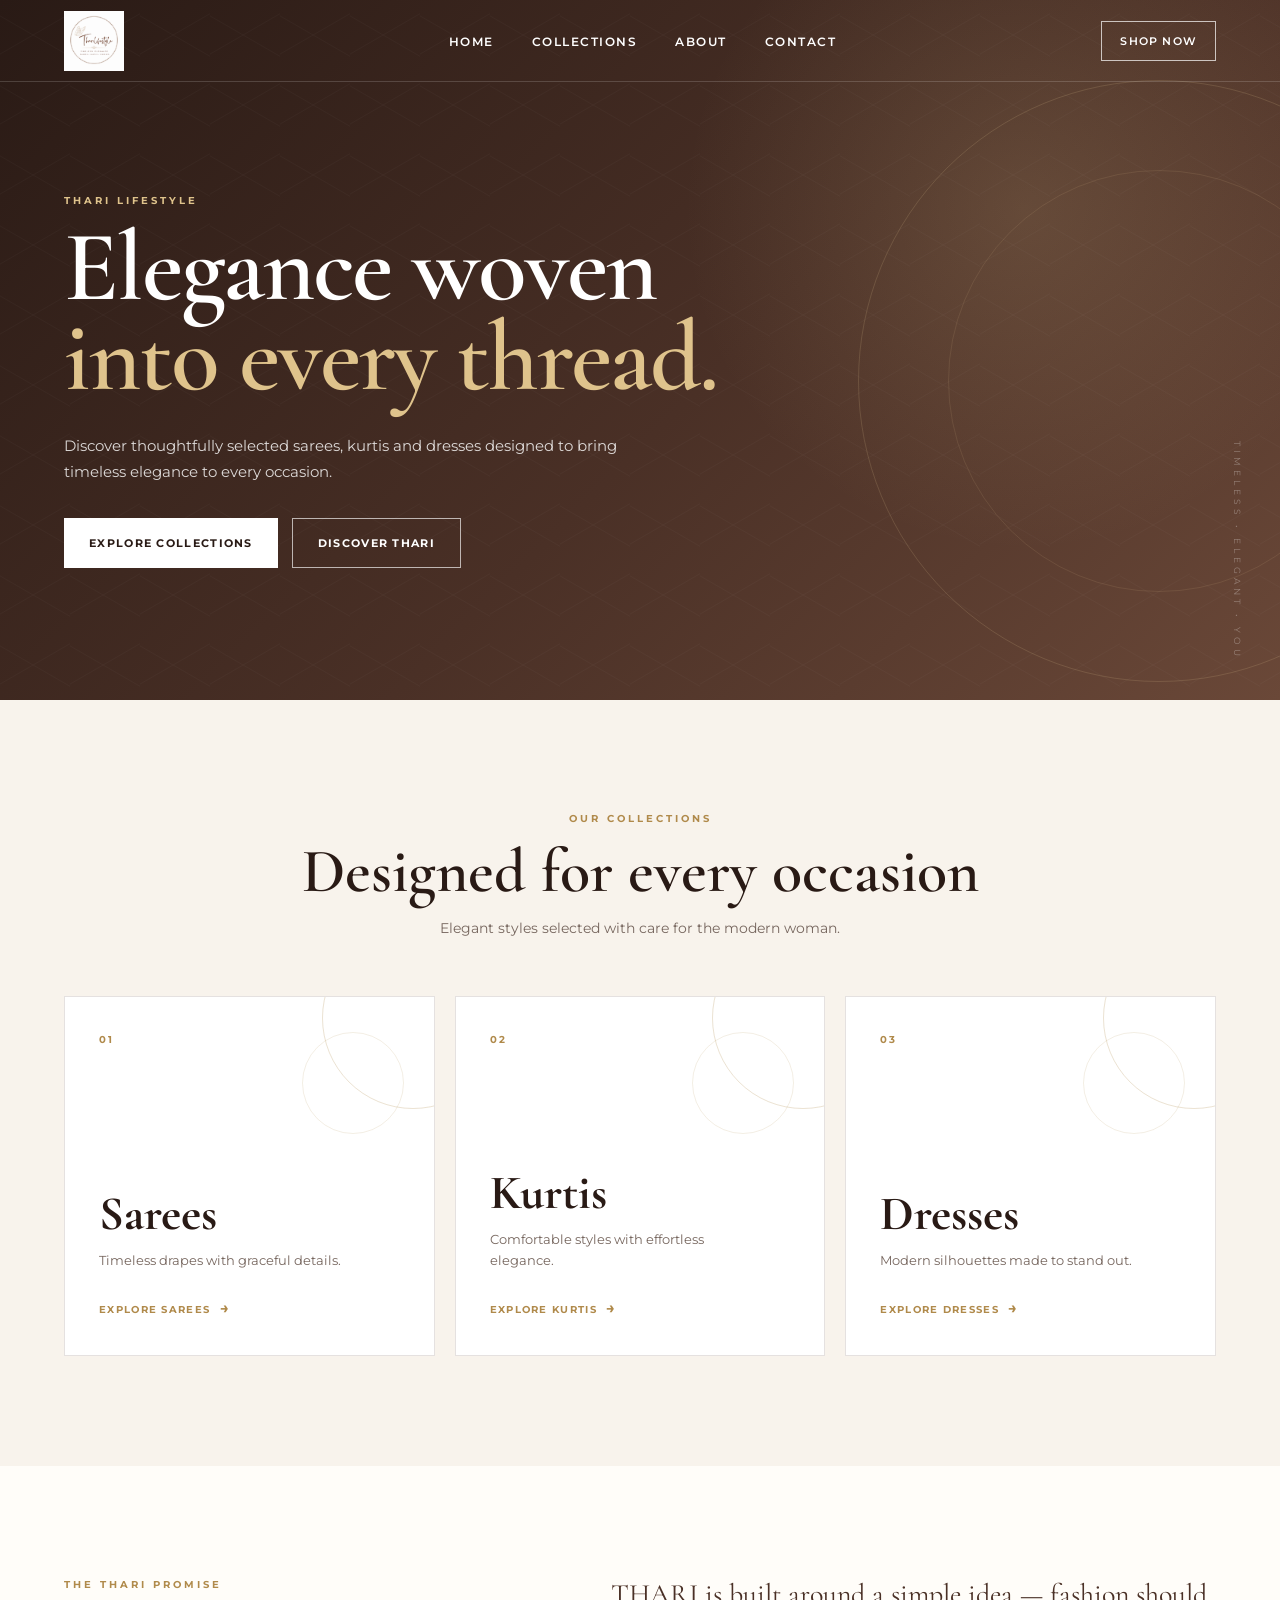
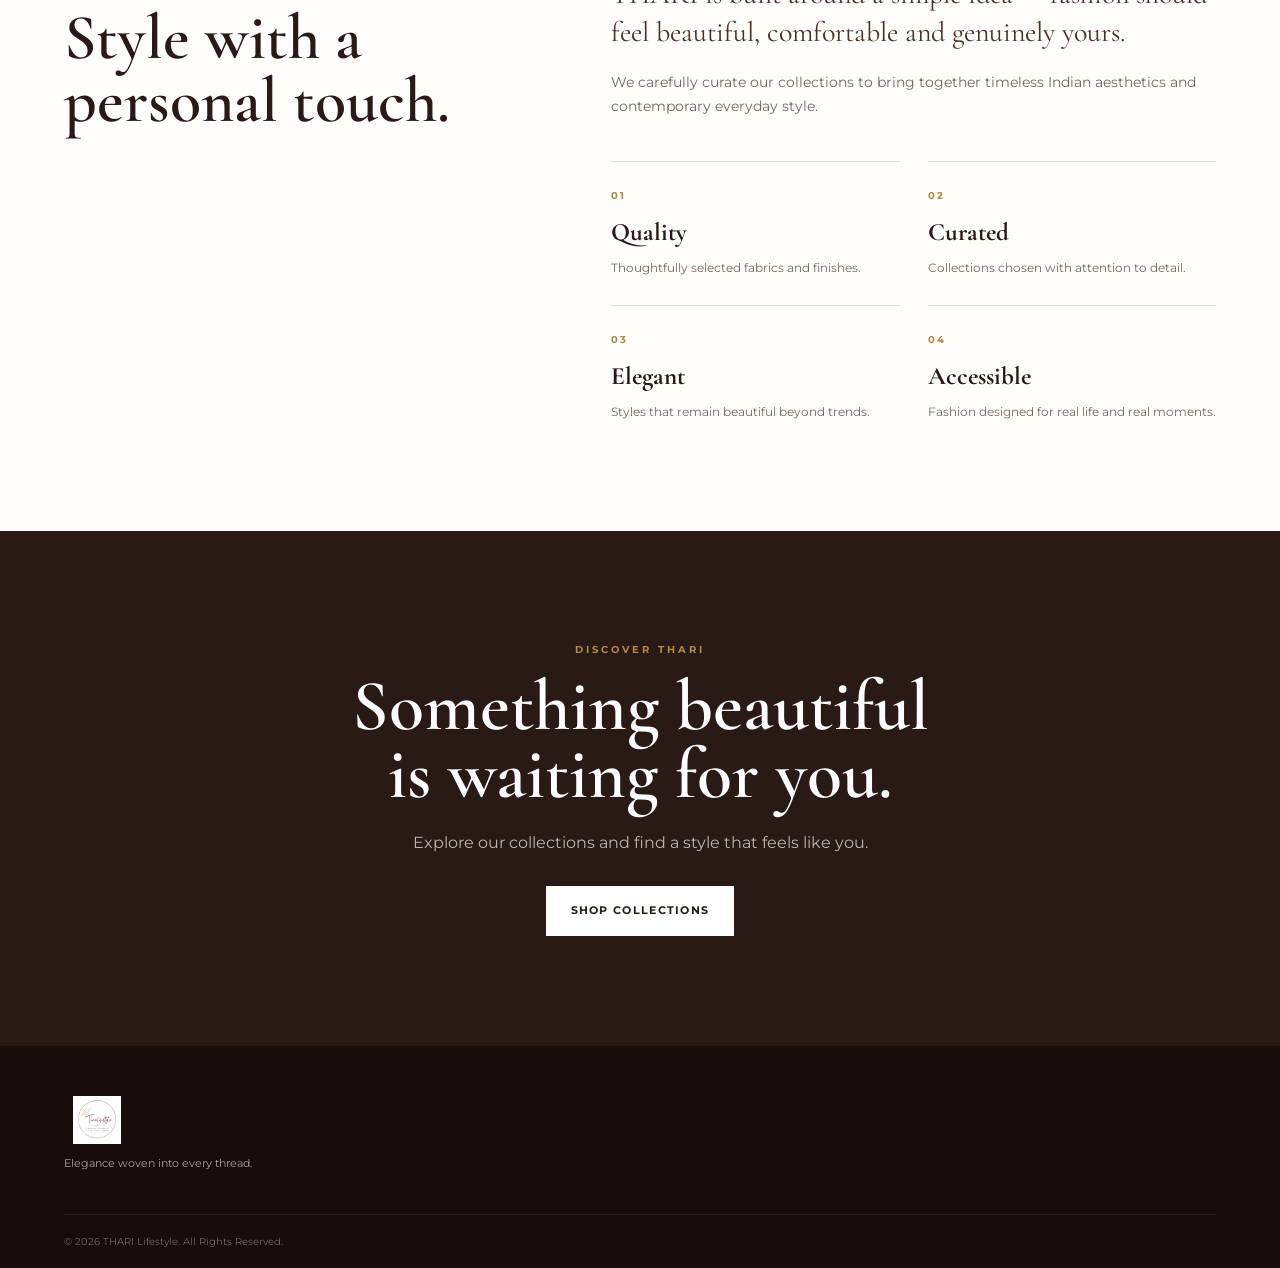
<file: index.html>
<!DOCTYPE html>
<html lang="en">
<head>
    <meta charset="UTF-8">
    <meta name="viewport" content="width=device-width, initial-scale=1.0">
    <meta name="description" content="THARI Lifestyle - Elegant fashion for every occasion.">
    <title>THARI Lifestyle | Elegance Woven Into Every Thread</title>
    <link rel="stylesheet" href="style.css">
</head>

<body>

    <header class="site-header">
        <nav class="navbar container">
            <a class="brand" href="index.html" aria-label="THARI Lifestyle Home">
                <img src="images/ThariLifestyle.png" alt="THARI Lifestyle Logo">
            </a>

            <ul class="nav-links">
                <li><a href="index.html">Home</a></li>
                <li><a href="#collections">Collections</a></li>
                <li><a href="#about">About</a></li>
                <li><a href="#contact">Contact</a></li>
            </ul>

            <a class="nav-button" href="#collections">Shop Now</a>
        </nav>
    </header>

    <main>

        <section class="hero">
            <div class="hero-pattern"></div>

            <div class="hero-content container">
                <p class="eyebrow">THARI LIFESTYLE</p>

                <h1>Elegance woven<br><span>into every thread.</span></h1>

                <p class="hero-text">
                    Discover thoughtfully selected sarees, kurtis and dresses
                    designed to bring timeless elegance to every occasion.
                </p>

                <div class="hero-actions">
                    <a class="button button-primary" href="#collections">Explore Collections</a>
                    <a class="button button-outline" href="#about">Discover THARI</a>
                </div>
            </div>

            <div class="hero-side-text">TIMELESS • ELEGANT • YOU</div>
        </section>

        <section class="collections section" id="collections">
            <div class="container">

                <div class="section-heading">
                    <p class="eyebrow">OUR COLLECTIONS</p>
                    <h2>Designed for every occasion</h2>
                    <p>Elegant styles selected with care for the modern woman.</p>
                </div>

                <div class="collection-grid">

                    <a class="collection-card" href="sarees.html">
                        <span class="collection-number">01</span>
                        <div>
                            <h3>Sarees</h3>
                            <p>Timeless drapes with graceful details.</p>
                            <strong>Explore Sarees <span>→</span></strong>
                        </div>
                    </a>

                    <a class="collection-card" href="kurtis.html">
                        <span class="collection-number">02</span>
                        <div>
                            <h3>Kurtis</h3>
                            <p>Comfortable styles with effortless elegance.</p>
                            <strong>Explore Kurtis <span>→</span></strong>
                        </div>
                    </a>

                    <a class="collection-card" href="dresses.html">
                        <span class="collection-number">03</span>
                        <div>
                            <h3>Dresses</h3>
                            <p>Modern silhouettes made to stand out.</p>
                            <strong>Explore Dresses <span>→</span></strong>
                        </div>
                    </a>

                </div>
            </div>
        </section>

        <section class="about section" id="about">
            <div class="container about-grid">

                <div class="about-heading">
                    <p class="eyebrow">THE THARI PROMISE</p>
                    <h2>Style with a personal touch.</h2>
                </div>

                <div class="about-copy">
                    <p class="large-text">
                        THARI is built around a simple idea — fashion should feel
                        beautiful, comfortable and genuinely yours.
                    </p>

                    <p>
                        We carefully curate our collections to bring together
                        timeless Indian aesthetics and contemporary everyday style.
                    </p>

                    <div class="features">
                        <div>
                            <span>01</span>
                            <h3>Quality</h3>
                            <p>Thoughtfully selected fabrics and finishes.</p>
                        </div>

                        <div>
                            <span>02</span>
                            <h3>Curated</h3>
                            <p>Collections chosen with attention to detail.</p>
                        </div>

                        <div>
                            <span>03</span>
                            <h3>Elegant</h3>
                            <p>Styles that remain beautiful beyond trends.</p>
                        </div>

                        <div>
                            <span>04</span>
                            <h3>Accessible</h3>
                            <p>Fashion designed for real life and real moments.</p>
                        </div>
                    </div>
                </div>

            </div>
        </section>

        <section class="cta" id="contact">
            <div class="container cta-content">
                <p class="eyebrow">DISCOVER THARI</p>
                <h2>Something beautiful<br>is waiting for you.</h2>
                <p>Explore our collections and find a style that feels like you.</p>
                <a class="button button-light" href="#collections">Shop Collections</a>
            </div>
        </section>

    </main>

    <footer class="footer">
        <div class="container footer-inner">

            <div>
                <a class="footer-brand" href="index.html">
                    <img src="images/ThariLifestyle.png" alt="THARI Lifestyle Logo">
                </a>
                <p>Elegance woven into every thread.</p>
            </div>

        </div>

        <div class="container copyright">
            <p>&copy; 2026 THARI Lifestyle. All Rights Reserved.</p>
        </div>
    </footer>

</body>
</html>
</file>
<file: style.css>
@import url('https://fonts.googleapis.com/css2?family=Cormorant+Garamond:wght@500;600;700&family=Montserrat:wght@400;500;600;700&display=swap');

:root {
    --cream: #f8f3ec;
    --ivory: #fffdf9;
    --brown: #4a3026;
    --brown-dark: #291a15;
    --brown-light: #6b4a3c;
    --gold: #b08a4b;
    --gold-light: #d8bd8a;
    --text: #33241e;
    --muted: #76665e;
    --border: rgba(74, 48, 38, 0.14);
}

* {
    margin: 0;
    padding: 0;
    box-sizing: border-box;
}

html {
    scroll-behavior: smooth;
}

body {
    font-family: "Montserrat", Arial, sans-serif;
    color: var(--text);
    background: var(--ivory);
    line-height: 1.7;
}

a {
    color: inherit;
    text-decoration: none;
}

.container {
    width: min(1160px, 90%);
    margin: 0 auto;
}


/* =====================================================
   HEADER
   ===================================================== */

.site-header {
    position: absolute;
    top: 0;
    left: 0;
    width: 100%;
    height: 82px;
    z-index: 100;
    border-bottom: 1px solid rgba(255, 255, 255, 0.16);
}

.navbar {
    height: 82px;
    display: flex;
    align-items: center;
    justify-content: space-between;
    gap: 30px;
}


/* LOGO */

.brand {
    display: flex;
    align-items: center;
    justify-content: flex-start;

    width: 120px;
    height: 60px;

    overflow: hidden;
    flex-shrink: 0;
}

.brand img {
    display: block;

    width: 70px;
    height: 60px;

    max-width: 70px;
    max-height: 60px;

    object-fit: contain;
    object-position: left center;
}


/* NAVIGATION */

.nav-links {
    display: flex;
    align-items: center;
    gap: 38px;
    list-style: none;
}

.nav-links a {
    color: #ffffff;

    font-size: 12px;
    font-weight: 600;

    letter-spacing: 1.5px;

    text-transform: uppercase;

    transition: color 0.25s ease;
}

.nav-links a:hover {
    color: var(--gold-light);
}


/* SHOP BUTTON */

.nav-button {
    padding: 10px 18px;

    border: 1px solid rgba(255, 255, 255, 0.7);

    color: #ffffff;

    font-size: 11px;
    font-weight: 600;

    letter-spacing: 1.2px;

    text-transform: uppercase;

    transition: all 0.25s ease;
}

.nav-button:hover {
    background: #ffffff;
    color: var(--brown-dark);
}


/* =====================================================
   HERO
   ===================================================== */

.hero {
    min-height: 700px;

    position: relative;

    display: flex;
    align-items: center;

    overflow: hidden;

    background:
        radial-gradient(
            circle at 80% 30%,
            rgba(216, 189, 138, 0.16),
            transparent 30%
        ),
        linear-gradient(
            135deg,
            #291a15 0%,
            #4a3026 55%,
            #6a4838 100%
        );
}


/* Decorative circles */

.hero::before {
    content: "";

    position: absolute;

    width: 600px;
    height: 600px;

    right: -180px;
    top: 80px;

    border: 1px solid rgba(216, 189, 138, 0.18);

    border-radius: 50%;
}

.hero::after {
    content: "";

    position: absolute;

    width: 420px;
    height: 420px;

    right: -90px;
    top: 170px;

    border: 1px solid rgba(216, 189, 138, 0.12);

    border-radius: 50%;
}


/* Subtle pattern */

.hero-pattern {
    position: absolute;
    inset: 0;

    opacity: 0.05;

    background-image:
        linear-gradient(
            30deg,
            transparent 48%,
            rgba(255,255,255,0.5) 49%,
            transparent 50%
        ),
        linear-gradient(
            150deg,
            transparent 48%,
            rgba(255,255,255,0.5) 49%,
            transparent 50%
        );

    background-size: 70px 70px;
}


/* HERO CONTENT */

.hero-content {
    position: relative;
    z-index: 5;

    padding-top: 60px;

    color: #ffffff;
}

.eyebrow {
    color: var(--gold);

    font-size: 10px;
    font-weight: 700;

    letter-spacing: 3px;

    margin-bottom: 14px;
}

.hero .eyebrow {
    color: #dfc38c;
}


/* HERO TITLE */

.hero h1 {
    font-family: "Cormorant Garamond", Georgia, serif;

    font-size: clamp(60px, 8vw, 100px);

    font-weight: 600;

    line-height: 0.9;

    letter-spacing: -2px;

    max-width: 780px;

    margin-bottom: 30px;
}

.hero h1 span {
    color: #dfc38c;
}


/* HERO TEXT */

.hero-text {
    max-width: 570px;

    color: rgba(255,255,255,0.82);

    font-size: 15px;

    margin-bottom: 34px;
}


/* HERO BUTTONS */

.hero-actions {
    display: flex;
    flex-wrap: wrap;

    gap: 14px;
}

.button {
    min-height: 50px;

    display: inline-flex;

    align-items: center;
    justify-content: center;

    padding: 0 25px;

    font-size: 11px;
    font-weight: 700;

    letter-spacing: 1.3px;

    text-transform: uppercase;

    transition: all 0.25s ease;
}

.button-primary {
    background: #ffffff;
    color: var(--brown-dark);
}

.button-primary:hover {
    background: var(--gold-light);
}

.button-outline {
    border: 1px solid rgba(255,255,255,0.65);

    color: #ffffff;
}

.button-outline:hover {
    background: #ffffff;
    color: var(--brown-dark);
}


/* SIDE TEXT */

.hero-side-text {
    position: absolute;

    right: 35px;
    bottom: 40px;

    z-index: 5;

    color: rgba(255,255,255,0.32);

    font-size: 9px;

    letter-spacing: 4px;

    writing-mode: vertical-rl;
}


/* =====================================================
   GENERAL SECTIONS
   ===================================================== */

.section {
    padding: 110px 0;
}


/* =====================================================
   COLLECTIONS
   ===================================================== */

.collections {
    background: var(--cream);
}

.section-heading {
    max-width: 680px;

    text-align: center;

    margin: 0 auto 55px;
}

.section-heading h2,
.about h2,
.cta h2 {
    font-family: "Cormorant Garamond", Georgia, serif;

    font-weight: 600;

    color: var(--brown-dark);
}

.section-heading h2 {
    font-size: clamp(45px, 5vw, 62px);

    line-height: 1;

    margin-bottom: 14px;
}

.section-heading > p:last-child {
    color: var(--muted);

    font-size: 14px;
}


/* COLLECTION GRID */

.collection-grid {
    display: grid;

    grid-template-columns: repeat(3, 1fr);

    gap: 20px;
}


/* COLLECTION CARD */

.collection-card {
    min-height: 360px;

    padding: 34px;

    position: relative;

    overflow: hidden;

    display: flex;
    flex-direction: column;
    justify-content: space-between;

    background: #ffffff;

    border: 1px solid var(--border);

    transition:
        transform 0.3s ease,
        box-shadow 0.3s ease,
        border-color 0.3s ease;
}


/* Decorative circles */

.collection-card::before {
    content: "";

    position: absolute;

    width: 180px;
    height: 180px;

    right: -70px;
    top: -70px;

    border: 1px solid rgba(176,138,75,0.25);

    border-radius: 50%;
}

.collection-card::after {
    content: "";

    position: absolute;

    width: 100px;
    height: 100px;

    right: 30px;
    top: 35px;

    border: 1px solid rgba(176,138,75,0.15);

    border-radius: 50%;
}


/* Hover */

.collection-card:hover {
    transform: translateY(-6px);

    border-color: var(--gold);

    box-shadow:
        0 18px 40px rgba(41,26,21,0.10);
}


/* COLLECTION NUMBER */

.collection-number {
    position: relative;
    z-index: 2;

    color: var(--gold);

    font-size: 10px;

    font-weight: 700;

    letter-spacing: 2px;
}


/* COLLECTION CONTENT */

.collection-card > div {
    position: relative;
    z-index: 2;
}

.collection-card h3 {
    font-family: "Cormorant Garamond", Georgia, serif;

    font-size: 48px;

    line-height: 1;

    color: var(--brown-dark);

    margin-bottom: 12px;
}

.collection-card p {
    color: var(--muted);

    font-size: 13px;

    max-width: 270px;

    line-height: 1.65;

    margin-bottom: 22px;
}

.collection-card strong {
    color: var(--gold);

    font-size: 10px;

    letter-spacing: 1.3px;

    text-transform: uppercase;
}

.collection-card strong span {
    font-size: 15px;

    margin-left: 5px;
}


/* =====================================================
   ABOUT
   ===================================================== */

.about {
    background: var(--ivory);
}

.about-grid {
    display: grid;

    grid-template-columns: 0.85fr 1.15fr;

    gap: 100px;

    align-items: start;
}

.about h2 {
    font-size: clamp(46px, 5vw, 68px);

    line-height: 0.98;
}

.about-copy {
    color: var(--muted);
}

.about-copy .large-text {
    color: var(--brown);

    font-family: "Cormorant Garamond", Georgia, serif;

    font-size: 28px;

    line-height: 1.35;

    margin-bottom: 20px;
}

.about-copy > p:not(.large-text) {
    font-size: 14px;
}


/* FEATURES */

.features {
    display: grid;

    grid-template-columns: repeat(2, 1fr);

    gap: 28px;

    margin-top: 42px;
}

.features > div {
    border-top: 1px solid var(--border);

    padding-top: 18px;
}

.features span {
    color: var(--gold);

    font-size: 10px;

    font-weight: 700;

    letter-spacing: 2px;
}

.features h3 {
    font-family: "Cormorant Garamond", Georgia, serif;

    color: var(--brown-dark);

    font-size: 25px;

    margin: 4px 0;
}

.features p {
    font-size: 12px;

    line-height: 1.6;
}


/* =====================================================
   CTA
   ===================================================== */

.cta {
    padding: 110px 0;

    text-align: center;

    background: var(--brown-dark);
}

.cta-content {
    max-width: 720px;
}

.cta h2 {
    color: #ffffff;

    font-size: clamp(48px, 6vw, 72px);

    line-height: 0.95;

    margin-bottom: 20px;
}

.cta-content > p:not(.eyebrow) {
    color: rgba(255,255,255,0.68);

    margin-bottom: 30px;
}

.button-light {
    background: #ffffff;

    color: var(--brown-dark);
}

.button-light:hover {
    background: var(--gold-light);
}


/* =====================================================
   FOOTER
   ===================================================== */

.footer {
    background: #170d0a;

    color: rgba(255,255,255,0.62);

    padding-top: 50px;
}

.footer-inner {
    display: flex;

    justify-content: flex-start;

    align-items: flex-start;

    padding-bottom: 42px;
}


/* FOOTER LOGO */

.footer-brand img {
    display: block;

    width: 65px;
    height: 48px;

    object-fit: contain;

    margin-bottom: 10px;
}

.footer-inner p {
    font-size: 11px;
}


/* COPYRIGHT */

.copyright {
    border-top: 1px solid rgba(255,255,255,0.09);

    padding: 18px 0;
}

.copyright p {
    color: rgba(255,255,255,0.38);

    font-size: 10px;
}


/* =====================================================
   TABLET
   ===================================================== */

@media (max-width: 850px) {

    .nav-links {
        display: none;
    }

    .navbar {
        height: 74px;
    }

    .site-header {
        height: 74px;
    }

    .hero {
        min-height: 680px;
    }

    .hero-content {
        margin: 0 auto;
    }

    .collection-grid {
        grid-template-columns: 1fr;
    }

    .collection-card {
        min-height: 320px;
    }

    .about-grid {
        grid-template-columns: 1fr;

        gap: 45px;
    }
}


/* =====================================================
   MOBILE
   ===================================================== */

@media (max-width: 560px) {

    .navbar {
        height: 68px;
    }

    .site-header {
        height: 68px;
    }

    .brand {
        width: 85px;
        height: 52px;
    }

    .brand img {
        width: 58px;
        height: 52px;

        max-width: 58px;
        max-height: 52px;
    }

    .nav-button {
        display: none;
    }

    .hero {
        min-height: 650px;
    }

    .hero h1 {
        font-size: 58px;
    }

    .hero-text {
        font-size: 14px;
    }

    .hero-side-text {
        display: none;
    }

    .section {
        padding: 75px 0;
    }

    .section-heading h2 {
        font-size: 45px;
    }

    .collection-card {
        min-height: 300px;

        padding: 28px;
    }

    .collection-card h3 {
        font-size: 42px;
    }

    .features {
        grid-template-columns: 1fr;
    }

    .about h2 {
        font-size: 48px;
    }

    .cta {
        padding: 80px 0;
    }

    .cta h2 {
        font-size: 48px;
    }

    .footer-inner {
        flex-direction: column;
    }
}
</file>
